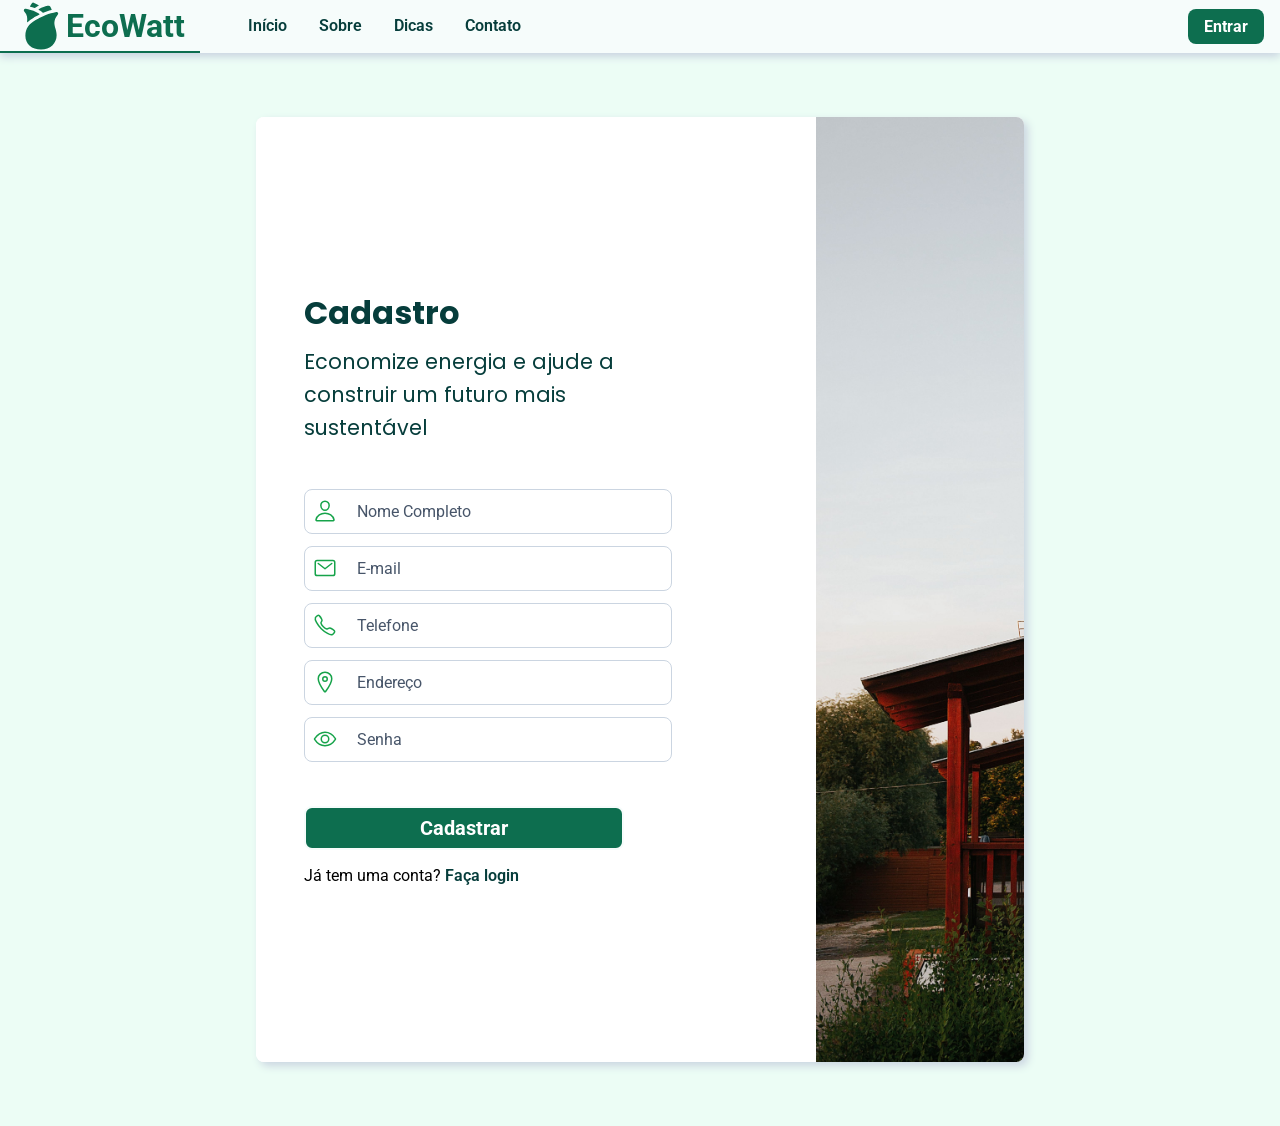
<file: index.html>
<!doctype html>
<html lang="pt-br">
  <head>
    <link rel="preconnect" href="https://fonts.googleapis.com" />
    <link rel="preconnect" href="https://fonts.gstatic.com" crossorigin />
    <meta charset="UTF-8" />
    <meta name="viewport" content="width=device-width, initial-scale=1.0" />
    <link
      href="https://fonts.googleapis.com/css2?family=Poppins:ital,wght@0,100;0,200;0,300;0,400;0,500;0,600;0,700;0,800;0,900;1,100;1,200;1,300;1,400;1,500;1,600;1,700;1,800;1,900&family=Roboto:ital,wght@0,100..900;1,100..900&display=swap"
      rel="stylesheet"
    />
    <link rel="stylesheet" href="styles/index.css" />
    <title>EcoWatt</title>
  </head>
  <body class="pagina-cadastro">
    <header>
      <div id="logo">
        <img src="assets/icons/logo.svg" alt="Logo EcoWatt" />EcoWatt
      </div>
      <div id="navContainer">
        <nav>
          <a href="pages/login.html">Início</a>
          <a href="pages/login.html">Sobre</a>
          <a href="pages/login.html">Dicas</a>
          <a href="pages/login.html">Contato</a>
          
        </nav>

        <a href="pages/login.html" id="botaoEntrar" class="botao-verde"
          >Entrar</a
        >
      </div>
    </header>

    <div id="formContainer" class="radial-05 sombra">
      <div id="formView" class="radial-05">
        <form>
          <h1>Cadastro</h1>
          <h2>
            Economize energia e ajude a construir um futuro mais sustentável
          </h2>
          <div class="campo-formulario radial-05">
            <img src="assets/icons/person-outline.svg" alt="ícone de pessoa" />
            <input
              type="text"
              name="nome"
              id="nome"
              placeholder="Nome Completo"
              required
            />
          </div>
          <div class="campo-formulario radial-05">
            <img src="assets/icons/mail-outline.svg" alt="ícone de e-mail" />
            <input
              type="email"
              name="email"
              id="email"
              placeholder="E-mail"
              required
            />
          </div>
          <div class="campo-formulario radial-05">
            <img src="assets/icons/call-outline.svg" alt="ícone de telefone" />
            <input
              type="tel"
              name="telefone"
              id="telefone"
              placeholder="Telefone"
              required
            />
          </div>
          <div class="campo-formulario radial-05">
            <img
              src="assets/icons/location-outline.svg"
              alt="ícone de localização de GPS"
            />
            <input
              type="text"
              name="endereco"
              id="endereco"
              placeholder="Endereço"
              required
            />
          </div>

          <div class="campo-formulario radial-05">
            <img
              src="assets/icons/eye-outline.svg"
              alt="ícone de visualização de senha"
            />
            <input
              type="password"
              name="senha"
              id="senha"
              placeholder="Senha"
              required
            />
          </div>
          <div id="botoesCadastroContainer">
            <a href="pages/login.html" class="botao-verde" id="botaoCadastrar"
              >Cadastrar</a
            >
            <span
              >Já tem uma conta? <a href="pages/login.html">Faça login</a></span
            >
          </div>
        </form>
        <img
          src="assets/figs/casa-energia-solar.jpg"
          alt="casa com placa solhar no telhado"
          id="formViewImg"
        />
      </div>
    </div>
  </body>
</html>
</file>
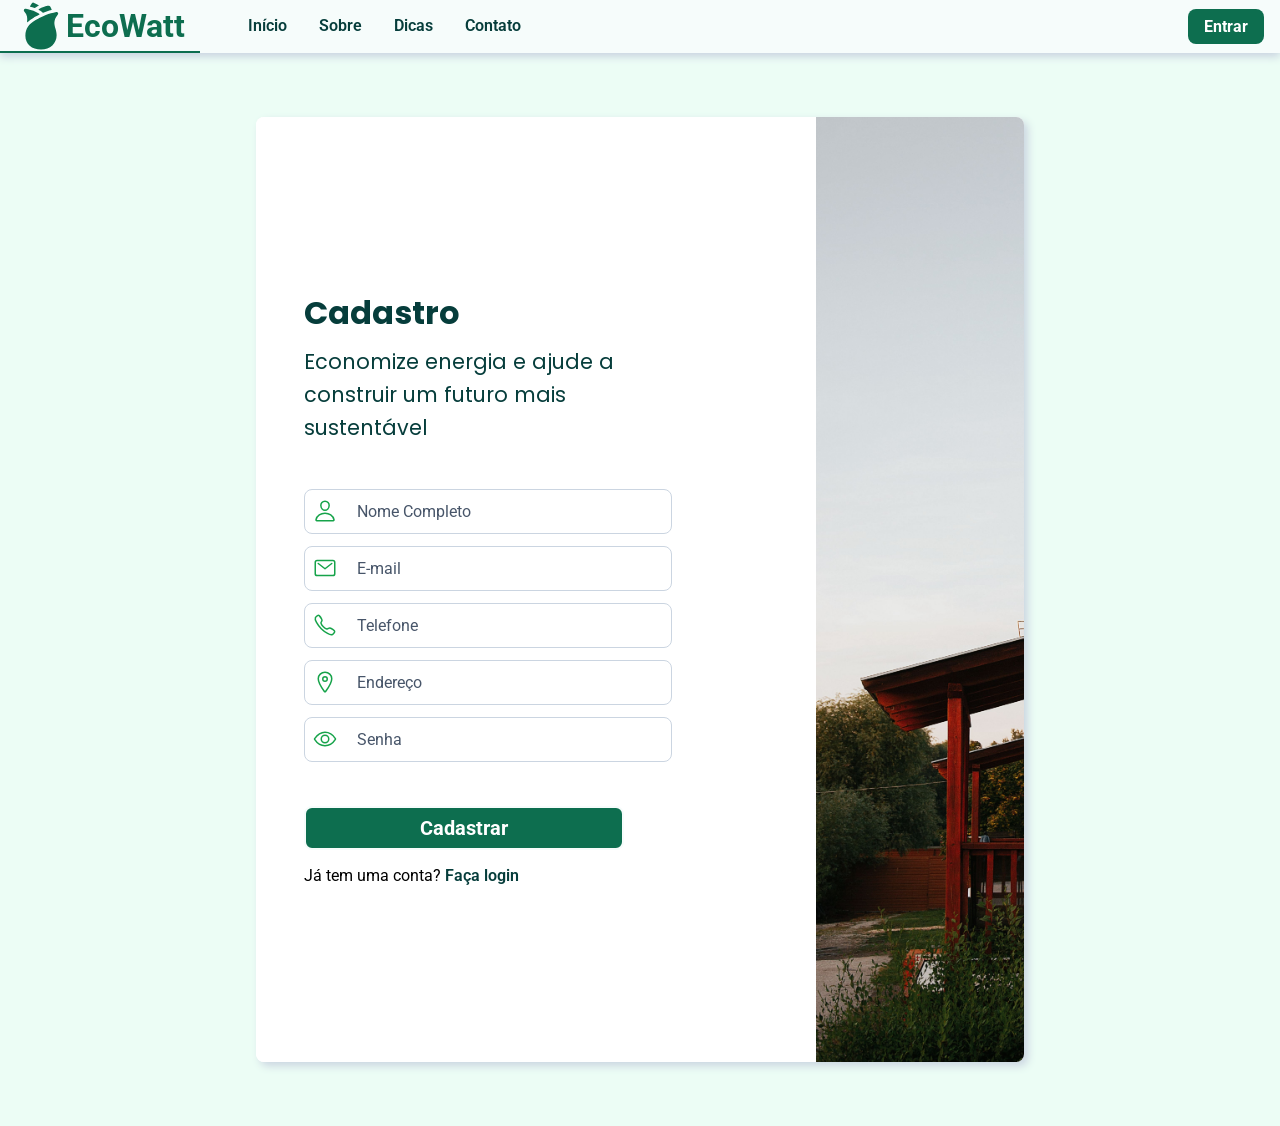
<file: pages/index.html>
<!doctype html>
<html lang="pt-br">
  <head>
    <link rel="preconnect" href="https://fonts.googleapis.com" />
    <link rel="preconnect" href="https://fonts.gstatic.com" crossorigin />
    <meta charset="UTF-8" />
    <meta name="viewport" content="width=device-width, initial-scale=1.0" />
    <link
      href="https://fonts.googleapis.com/css2?family=Poppins:ital,wght@0,100;0,200;0,300;0,400;0,500;0,600;0,700;0,800;0,900;1,100;1,200;1,300;1,400;1,500;1,600;1,700;1,800;1,900&family=Roboto:ital,wght@0,100..900;1,100..900&display=swap"
      rel="stylesheet"
    />
    <link rel="stylesheet" href="../styles/index.css" />
    <title>EcoWatt</title>
  </head>
  <body class="pagina-cadastro">
    <header>
      <div id="logo">
        <img src="../assets/icons/logo.svg" alt="Logo EcoWatt" />EcoWatt
      </div>
      <div id="navContainer">
        <nav>
          <a href="login.html">Início</a>
          <a href="login.html">Sobre</a>
          <a href="login.html">Dicas</a>
          <a href="login.html">Contato</a>
        </nav>

        <a href="login.html" id="botaoEntrar" class="botao-verde">Entrar</a>
      </div>
    </header>

    <div id="formContainer" class="radial-05 sombra">
      <div id="formView" class="radial-05">
        <form>
          <h1>Cadastro</h1>
          <h2>
            Economize energia e ajude a construir um futuro mais sustentável
          </h2>
          <div class="campo-formulario radial-05">
            <img
              src="../assets/icons/person-outline.svg"
              alt="ícone de pessoa"
            />
            <input
              type="text"
              name="nome"
              id="nome"
              placeholder="Nome Completo"
              required
            />
          </div>
          <div class="campo-formulario radial-05">
            <img src="../assets/icons/mail-outline.svg" alt="ícone de e-mail" />
            <input
              type="email"
              name="email"
              id="email"
              placeholder="E-mail"
              required
            />
          </div>
          <div class="campo-formulario radial-05">
            <img
              src="../assets/icons/call-outline.svg"
              alt="ícone de telefone"
            />
            <input
              type="tel"
              name="telefone"
              id="telefone"
              placeholder="Telefone"
              required
            />
          </div>
          <div class="campo-formulario radial-05">
            <img
              src="../assets/icons/location-outline.svg"
              alt="ícone de localização de GPS"
            />
            <input
              type="text"
              name="endereco"
              id="endereco"
              placeholder="Endereço"
              required
            />
          </div>

          <div class="campo-formulario radial-05">
            <img
              src="../assets/icons/eye-outline.svg"
              alt="ícone de visualização de senha"
            />
            <input
              type="password"
              name="senha"
              id="senha"
              placeholder="Senha"
              required
            />
          </div>
          <div id="botoesCadastroContainer">
            <a href="login.html" class="botao-verde" id="botaoCadastrar"
              >Cadastrar</a
            >
            <span>Já tem uma conta? <a href="login.html">Faça login</a></span>
          </div>
        </form>
        <img
          src="../assets/figs/casa-energia-solar.jpg"
          alt="casa com placa solhar no telhado"
          id="formViewImg"
        />
      </div>
    </div>
  </body>
</html>
</file>
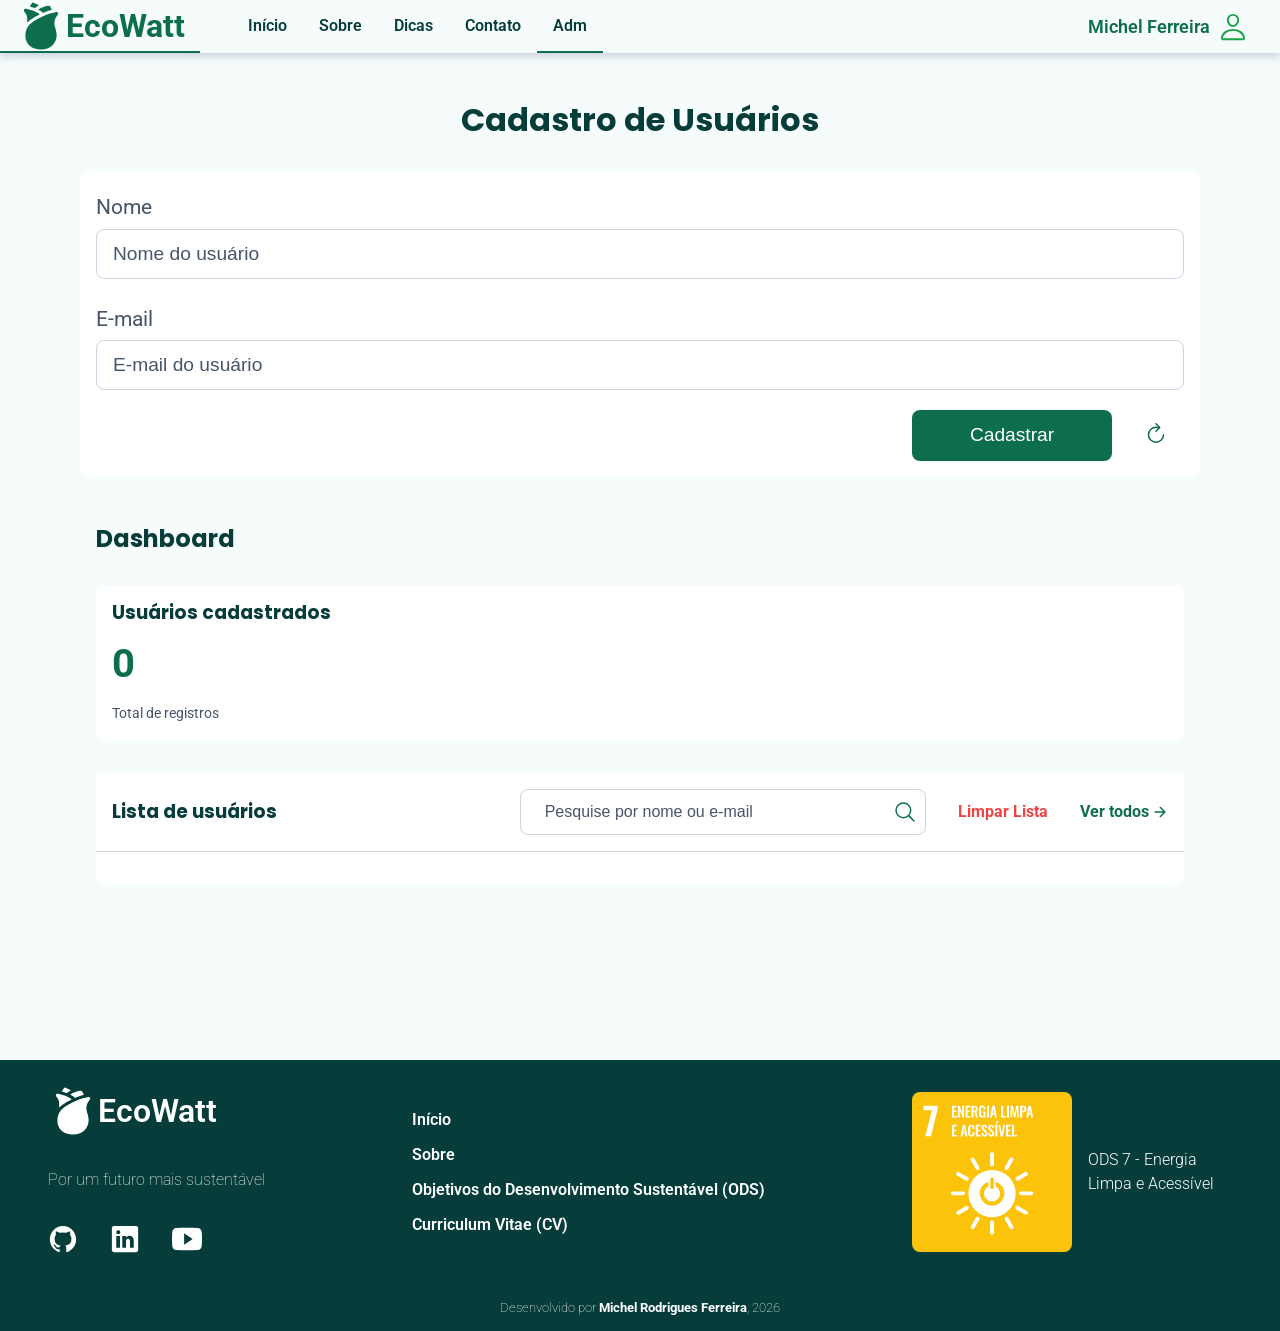
<file: pages/adm.html>
<!doctype html>
<html lang="pt-br">
  <head>
    <link rel="preconnect" href="https://fonts.googleapis.com" />
    <link rel="preconnect" href="https://fonts.gstatic.com" crossorigin />
    <meta charset="UTF-8" />
    <meta name="viewport" content="width=device-width, initial-scale=1.0" />
    <link rel="stylesheet" href="../styles/index.css" />
    <link
      href="https://fonts.googleapis.com/css2?family=Poppins:ital,wght@0,100;0,200;0,300;0,400;0,500;0,600;0,700;0,800;0,900;1,100;1,200;1,300;1,400;1,500;1,600;1,700;1,800;1,900&family=Roboto:ital,wght@0,100..900;1,100..900&display=swap"
      rel="stylesheet"
    />
    <link
      rel="stylesheet"
      href="https://fonts.googleapis.com/css2?family=Material+Symbols+Outlined:opsz,wght,FILL,GRAD@20..48,100..700,0..1,-50..200&icon_names=admin_panel_settings"
    />

    <title>adm</title>
  </head>
  <body>
    <header>
      <div id="logo">
        <img src="../assets/icons/logo.svg" alt="Logo EcoWatt" />EcoWatt
      </div>
      <div id="navContainer">
        <nav>
          <a href="login.html">Início</a>
          <a href="login.html">Sobre</a>
          <a href="login.html">Dicas</a>
          <a href="login.html">Contato</a>
          <a href="adm.html" class="selecionado">Adm</a>
        </nav>

        <a href="painel-usuario.html" id="botaoPainel"
          >Michel Ferreira<img
            src="../assets/icons/person-outline.svg"
            alt="ícone de usuário"
          />
        </a>
      </div>
    </header>
    <main>
      <h1>Cadastro de Usuários</h1>

      <form>
        <div class="input-container">
          <label for="userName">Nome</label>
          <input
            type="text"
            id="userName"
            placeholder="Nome do usuário"
            required
          />
        </div>

        <div class="input-container">
          <label for="userEmail">E-mail</label>
          <input
            type="email"
            id="userEmail"
            placeholder="E-mail do usuário"
            required
          />
        </div>

        <div id="buttons_container">
          <input type="submit" value="Cadastrar" id="rgstr_btn" />
          <button id="clear_input_btn" type="button">
            <img
              src="../assets/adm_icons/refresh.svg"
              alt="botão de atualizar"
            />
          </button>
        </div>
      </form>

      <div id="dashboard">
        <h2>Dashboard</h2>
        <div id="dashboard_info">
          <h3>Usuários cadastrados</h3>
          <div id="users_sum"></div>
          <p>Total de registros</p>
        </div>

        <div id="list_header">
          <h3>Lista de usuários</h3>
          <div id="list_nav">
            <span id="search_field">
              <input
                type="text"
                id="search_input"
                placeholder="Pesquise por nome ou e-mail"
              />
              <img
                src="../assets/adm_icons/search-outline.svg"
                alt="ícone de pesquisa"
                id="search_btn"
              />
            </span>

            <span id="remove_all_btn">Limpar Lista</span>

            <span id="search_all_btn"
              >Ver todos
              <img
                src="../assets/adm_icons/arrow-forward.svg"
                alt="ícone de seta para a direita"
            /></span>
          </div>
        </div>

        <ul id="users_list"></ul>
      </div>
    </main>

    <footer>
      <div id="footerContainer">
        <div id="redesSociais">
          <div id="logoFooter">
            <img
              src="../assets/icons/logo-branca.svg"
              alt="Logo EcoWatt"
              id="imgLogoFooter"
            />EcoWatt
          </div>
          <p>Por um futuro mais sustentável</p>
          <div id="redesSociaisIcones">
            <a href="https://github.com/monwire" target="_blank"
              ><img
                src="../assets/icons/logo-github.svg"
                alt="Ícone do GitHub"
                class="icone-rede-social"
            /></a>
            <a
              href="https://www.linkedin.com/in/michel-rodrigues-ferreira-ab06b2360/"
              target="_blank"
              ><img
                src="../assets/icons/logo-linkedin.svg"
                alt="Ícone do Linkedin"
                class="icone-rede-social"
            /></a>
            <a
              href="https://www.youtube.com/@MichelFerreira-o5y"
              target="_blank"
              ><img
                src="../assets/icons/logo-youtube.svg"
                alt="Ícone do YouTube"
                class="icone-rede-social"
            /></a>
          </div>
        </div>
        <div id="linksFooter">
          <ul>
            <li><a href="principal.html">Início</a></li>
            <li><a href="sobre.html">Sobre</a></li>
            <li>
              <a href="https://brasil.un.org/pt-br/sdgs" target="_blank"
                >Objetivos do Desenvolvimento Sustentável (ODS)</a
              >
            </li>
            <li>
              <a
                href="https://monwire.github.io/curriculum-vitae/"
                target="_blank"
                >Curriculum Vitae (CV)</a
              >
            </li>
          </ul>
        </div>
        <div id="ods">
          <img src="../assets/figs/ods-7.svg" alt="ODS7" class="radial-05" />
          <p>ODS 7 - Energia Limpa e Acessível</p>
        </div>
      </div>

      <span
        >Desenvolvido por <strong>Michel Rodrigues Ferreira</strong>, 2026</span
      >
    </footer>
    <script src="../script.js"></script>
  </body>
</html>
</file>
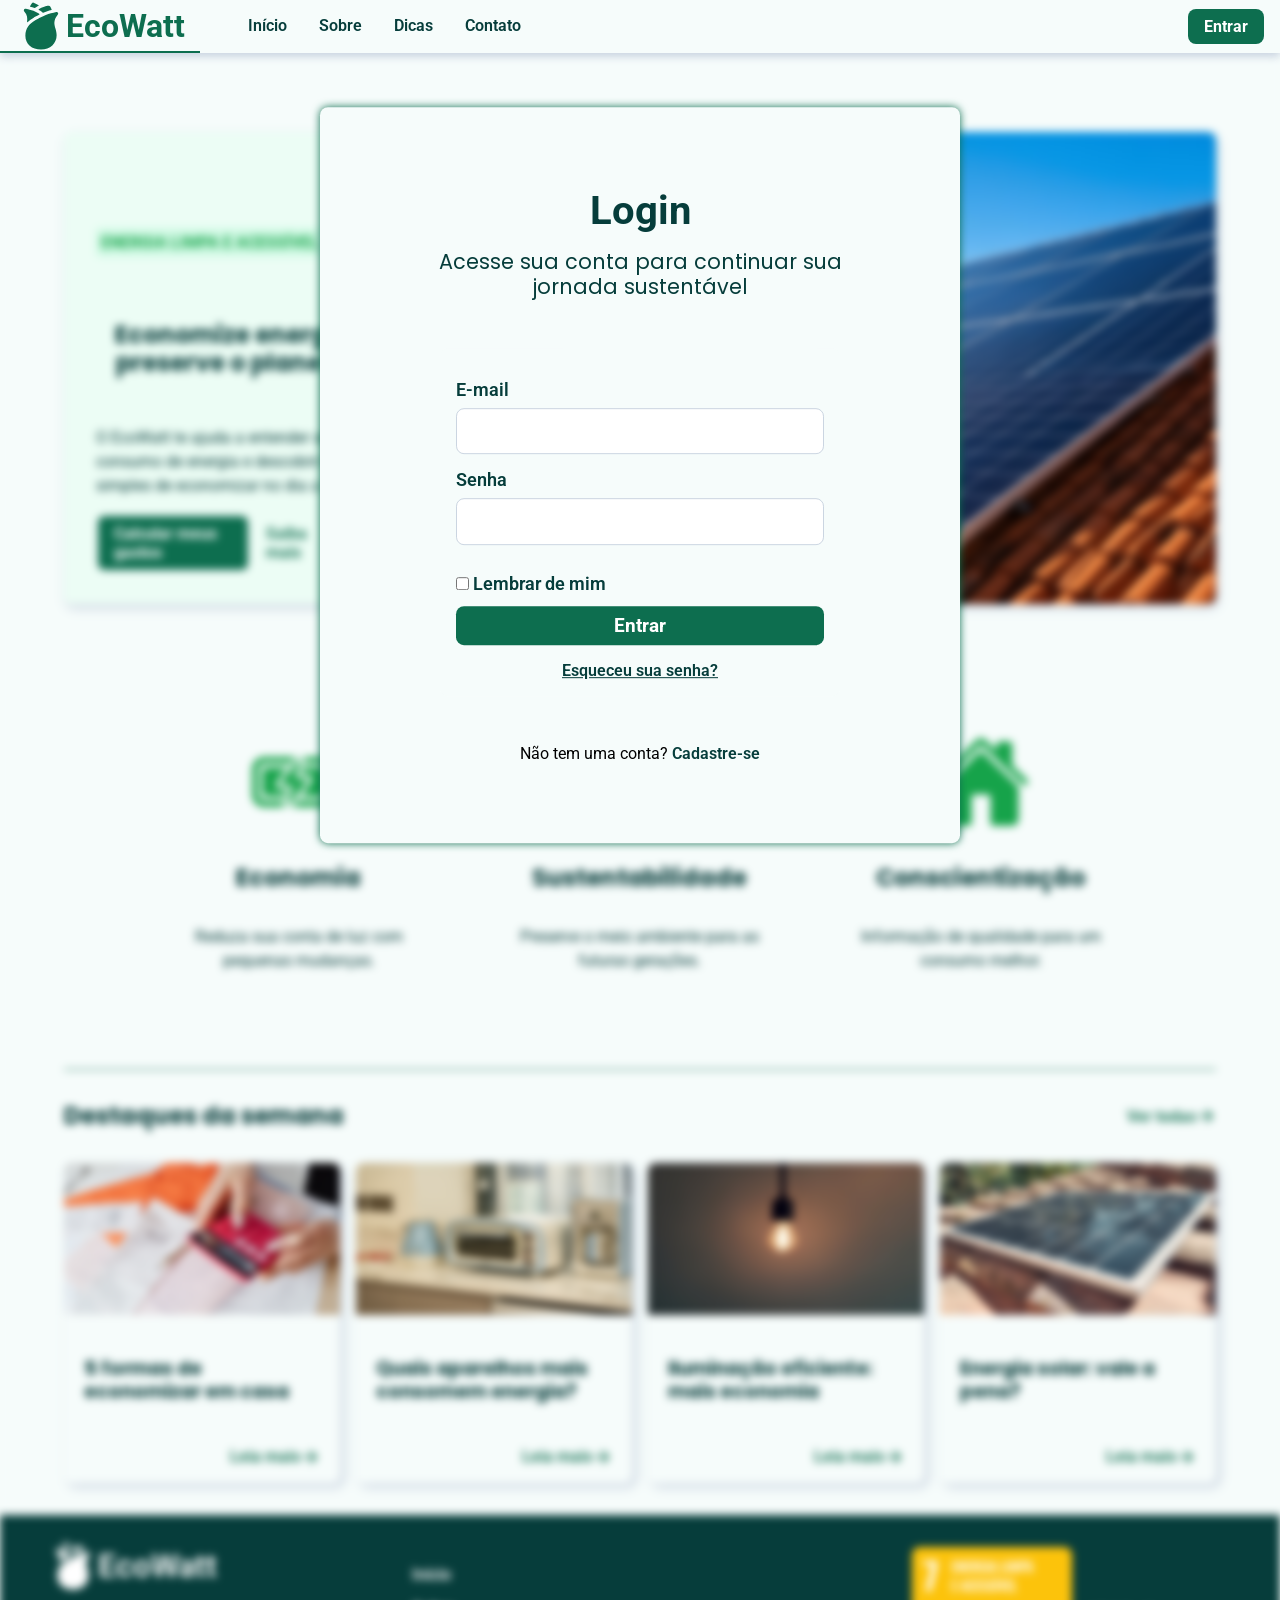
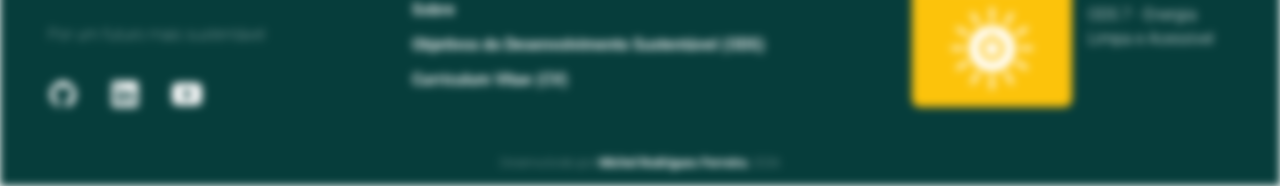
<file: pages/login.html>
<!doctype html>
<html lang="pt-br">
  <head>
    <link rel="preconnect" href="https://fonts.googleapis.com" />
    <link rel="preconnect" href="https://fonts.gstatic.com" crossorigin />
    <meta charset="UTF-8" />
    <meta name="viewport" content="width=device-width, initial-scale=1.0" />
    <link
      href="https://fonts.googleapis.com/css2?family=Poppins:ital,wght@0,100;0,200;0,300;0,400;0,500;0,600;0,700;0,800;0,900;1,100;1,200;1,300;1,400;1,500;1,600;1,700;1,800;1,900&family=Roboto:ital,wght@0,100..900;1,100..900&display=swap"
      rel="stylesheet"
    />
    <link rel="stylesheet" href="../styles/index.css" />
    <title>EcoWatt</title>
  </head>
  <body class="pagina-login">
    <header>
      <div id="logo">
        <img src="../assets/icons/logo.svg" alt="Logo EcoWatt" />EcoWatt
      </div>
      <div id="navContainer">
        <nav>
          <a href="../index.html">Início</a>
          <a href="login.html">Sobre</a>
          <a href="login.html">Dicas</a>
          <a href="login.html">Contato</a>
        </nav>

        <a href="login.html" id="botaoEntrar" class="botao-verde">Entrar</a>
      </div>
    </header>

    <div id="loginContainer" class="radial-05">
      <div id="tituloContainer">
        <div id="loginTitulo">Login</div>
        <h2>Acesse sua conta para continuar sua jornada sustentável</h2>
      </div>

      <form id="formLogin">
        <label for="emailUsuario">E-mail</label>
        <input
          type="email"
          name="emailUsuario"
          id="emailUsuario"
          class="radial-05"
        />
        <label for="senhaUsuario">Senha</label>
        <input
          type="password"
          name="senhaUsuario"
          id="senhaUsuario"
          class="radial-05"
        />
        <div id="lembrarUsuario">
          <input
            type="checkbox"
            name="lembrar"
            id="lembrar"
            class="radial-05"
          />
          <label for="lembrar">Lembrar de mim</label>
        </div>

        <div id="loginBtnContainer">
          <a href="principal.html" id="botaoLogin" class="botao-verde"
            >Entrar</a
          >
          <a href="recuperar-senha.html">Esqueceu sua senha?</a>
        </div>
      </form>

      <span class="direcionar-cadastro"
        >Não tem uma conta? <a href="../index.html">Cadastre-se</a></span
      >
    </div>

    <div id="principalOpaca">
      <main>
        <section id="hero" class="margin-inline-4 radial-05">
          <div id="heroTexto">
            <div class="caixa-titulo">ENERGIA LIMPA E ACESSÍVEL</div>
            <h1>Economize energia, preserve o planeta!</h1>
            <p>
              O EcoWatt te ajuda a entender seu consumo de energia e descobrir
              formas simples de economizar no dia a dia.
            </p>
            <div id="heroBotoes">
              <a href="#" id="botaoComecar" class="botao-verde"
                >Calcular meus gastos</a
              >
              <a href="#"
                >Saiba mais
                <img
                  src="../assets/icons/arrow-forward.svg"
                  alt="ícone de seta para a direita"
                  class="icone-botao"
              /></a>
            </div>
          </div>
          <div id="heroImg">
            <img
              src="../assets/figs/placa-solar.jpg"
              alt="casa com placa solar no telhado"
            />
          </div>
        </section>

        <section id="dicas" class="margin-inline-4">
          <div class="card radial-05">
            <img
              src="../assets/icons/battery-charging.svg"
              alt="ícone de bateria com carga cheia"
            />
            <h2>Economia</h2>
            <p>Reduza sua conta de luz com pequenas mudanças.</p>
          </div>
          <div class="card radial-05">
            <img src="../assets/icons/leaf.svg" alt="ícone de folha" />
            <h2>Sustentabilidade</h2>
            <p>Preserve o meio ambiente para as futuras gerações.</p>
          </div>
          <div class="card radial-05">
            <img src="../assets/icons/home.svg" alt="ícone de casa" />
            <h2>Conscientização</h2>
            <p>Informação de qualidade para um consumo melhor.</p>
          </div>
        </section>

        <section id="destaques" class="margin-inline-4">
          <div id="destaquesHeader">
            <h2>Destaques da semana</h2>
            <a href="#"
              >Ver todas
              <img
                src="../assets/icons/arrow-forward.svg"
                alt="ícone de seta para a direita"
                class="icone-botao"
            /></a>
          </div>
          <div id="grid-destaques">
            <div class="card-destaque radial-05 sombra">
              <img
                src="../assets/figs/analisando-as-contas.jpg"
                alt="imagem de pessoa segurando um calculadora e analisando contas"
                class="img-destaque"
              />
              <h3>5 formas de economizar em casa</h3>
              <a href="#"
                >Leia mais
                <img
                  src="../assets/icons/arrow-forward.svg"
                  alt="ícone de seta para a direita"
                  class="icone-botao"
              /></a>
            </div>

            <div class="card-destaque radial-05 sombra">
              <img
                src="../assets/figs/eletrodomesticos.jpg"
                alt="eletrodomésticos em cima de uma pia de cozinha"
                class="img-destaque"
              />
              <h3>Quais aparelhos mais consomem energia?</h3>
              <a href="#"
                >Leia mais
                <img
                  src="../assets/icons/arrow-forward.svg"
                  alt="ícone de seta para a direita"
                  class="icone-botao"
              /></a>
            </div>

            <div class="card-destaque radial-05 sombra">
              <img
                src="../assets/figs/luminaria.jpg"
                alt="luminária acesa"
                class="img-destaque"
              />
              <h3>Iluminação eficiente: mais economia</h3>
              <a href="#"
                >Leia mais
                <img
                  src="../assets/icons/arrow-forward.svg"
                  alt="ícone de seta para a direita"
                  class="icone-botao"
              /></a>
            </div>

            <div class="card-destaque radial-05 sombra">
              <img
                src="../assets/figs/placa-solar-casa.jpg"
                alt="telhado de uma casa com placa solar"
                class="img-destaque"
              />
              <h3>Energia solar: vale a pena?</h3>
              <a href="#"
                >Leia mais
                <img
                  src="../assets/icons/arrow-forward.svg"
                  alt="ícone de seta para a direita"
                  class="icone-botao"
              /></a>
            </div>
          </div>
        </section>
      </main>

      <footer>
        <div id="footerContainer">
          <div id="redesSociais">
            <div id="logoFooter">
              <img
                src="../assets/icons/logo-branca.svg"
                alt="Logo EcoWatt"
                id="imgLogoFooter"
              />EcoWatt
            </div>
            <p>Por um futuro mais sustentável</p>
            <div id="redesSociaisIcones">
              <a href="#"
                ><img
                  src="../assets/icons/logo-github.svg"
                  alt="Ícone do GitHub"
                  class="icone-rede-social"
              /></a>
              <a href="#"
                ><img
                  src="../assets/icons/logo-linkedin.svg"
                  alt="Ícone do Linkedin"
                  class="icone-rede-social"
              /></a>
              <a href="#"
                ><img
                  src="../assets/icons/logo-youtube.svg"
                  alt="Ícone do YouTube"
                  class="icone-rede-social"
              /></a>
            </div>
          </div>
          <div id="linksFooter">
            <ul>
              <li><a href="#">Início</a></li>
              <li><a href="#">Sobre</a></li>
              <li>
                <a href="#">Objetivos do Desenvolvimento Sustentável (ODS)</a>
              </li>
              <li><a href="#">Curriculum Vitae (CV)</a></li>
            </ul>
          </div>
          <div id="ods">
            <img src="../assets/figs/ods-7.svg" alt="ODS7" class="radial-05" />
            <p>ODS 7 - Energia Limpa e Acessível</p>
          </div>
        </div>

        <span
          >Desenvolvido por <strong>Michel Rodrigues Ferreira</strong>,
          2026</span
        >
      </footer>
    </div>
  </body>
</html>
</file>
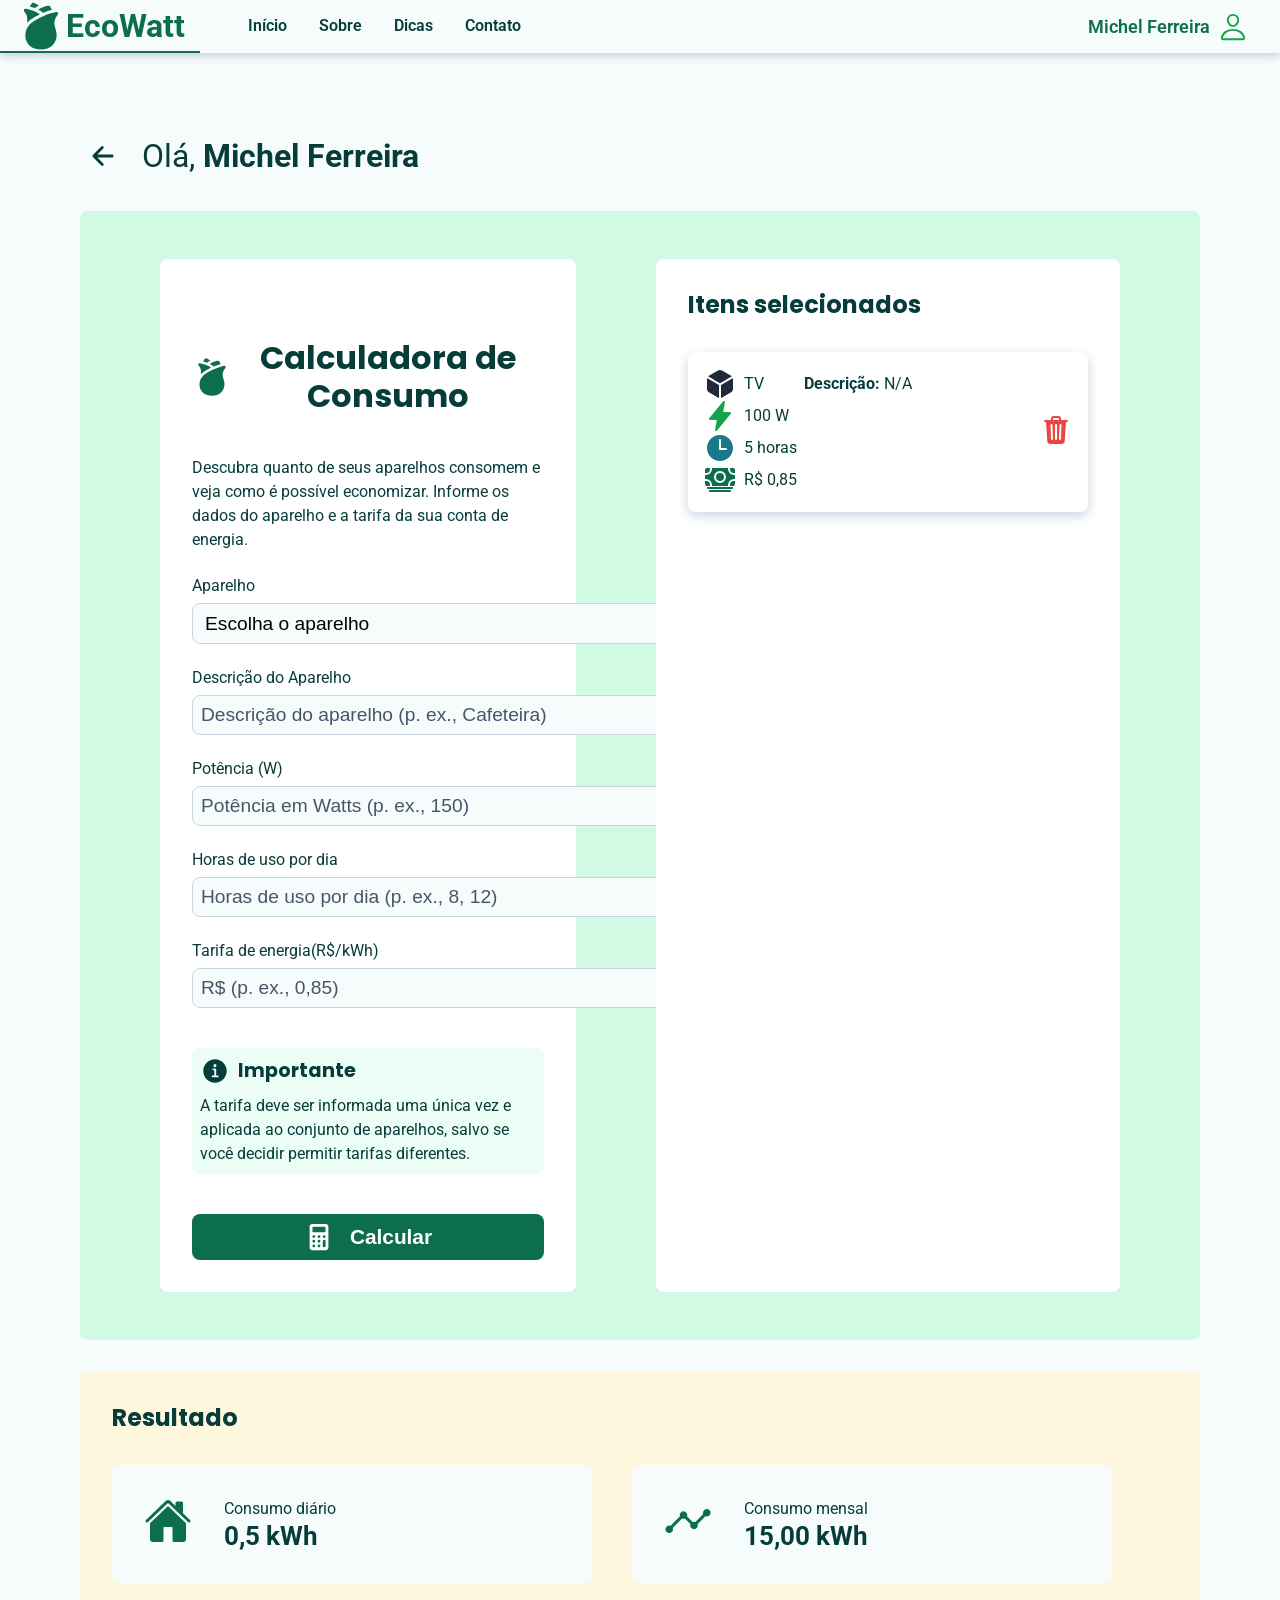
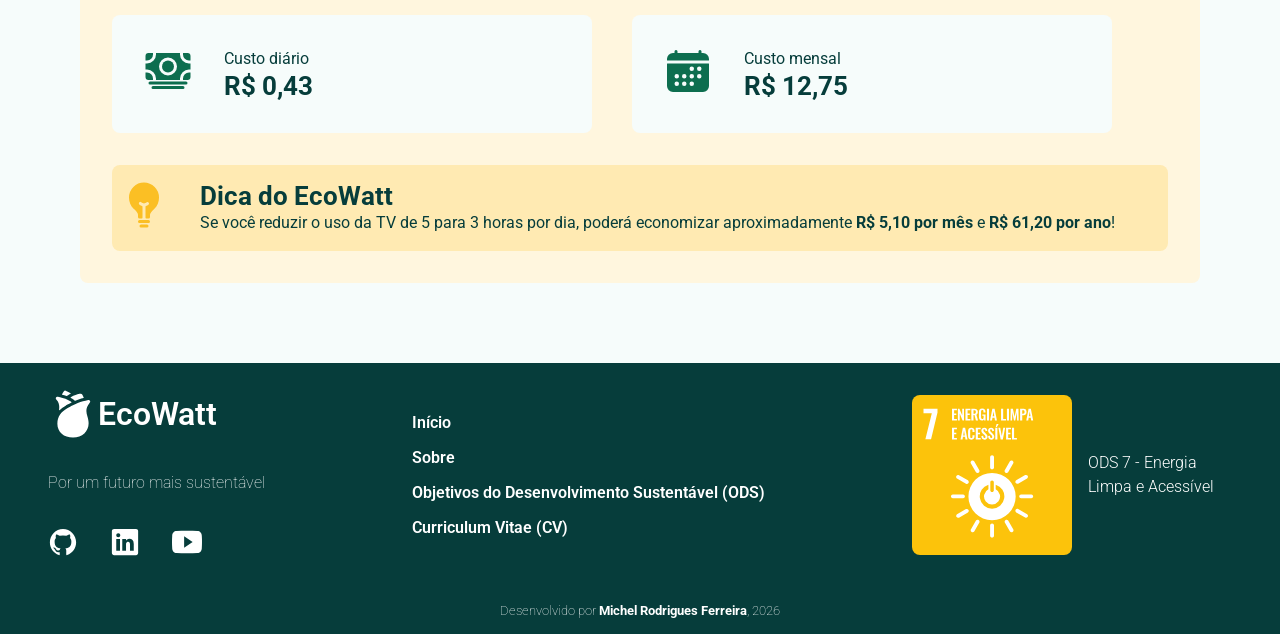
<file: pages/painel-usuario.html>
<!doctype html>
<html lang="pt-br">
  <head>
    <link rel="preconnect" href="https://fonts.googleapis.com" />
    <link rel="preconnect" href="https://fonts.gstatic.com" crossorigin />
    <meta charset="UTF-8" />
    <meta name="viewport" content="width=device-width, initial-scale=1.0" />
    <link
      href="https://fonts.googleapis.com/css2?family=Poppins:ital,wght@0,100;0,200;0,300;0,400;0,500;0,600;0,700;0,800;0,900;1,100;1,200;1,300;1,400;1,500;1,600;1,700;1,800;1,900&family=Roboto:ital,wght@0,100..900;1,100..900&display=swap"
      rel="stylesheet"
    />
    <link rel="stylesheet" href="../styles/index.css" />
    <title>EcoWatt</title>
  </head>
  <body class="pagina-painel">
    <header>
      <div id="logo">
        <img src="../assets/icons/logo.svg" alt="Logo EcoWatt" />EcoWatt
      </div>
      <div id="navContainer">
        <nav>
          <a href="principal.html">Início</a>
          <a href="sobre.html">Sobre</a>
          <a href="#dicas">Dicas</a>
          <a href="#redesSociais">Contato</a>
        </nav>

        <a href="painel-usuario.html" id="botaoPainel"
          >Michel Ferreira<img
            src="../assets/icons/person-outline.svg"
            alt="ícone de usuário"
          />
        </a>
      </div>
    </header>
    <main id="painelUsuario">
      <div id="cabecalhoPainel">
        <a href="principal.html"
          ><img
            src="../assets/icons/arrow-back.svg"
            alt="Ícone de seta para voltar" /></a
        ><span>Olá, <strong>Michel Ferreira</strong></span>
      </div>

      <div id="calculadoraDisplay" class="radial-05">
        <form id="formCalculadora">
          <h1>
            <img src="../assets/icons/logo.svg" alt="Logo EcoWatt" />Calculadora
            de Consumo
          </h1>
          <p>
            Descubra quanto de seus aparelhos consomem e veja como é possível
            economizar. Informe os dados do aparelho e a tarifa da sua conta de
            energia.
          </p>

          <label for="aparelho">Aparelho</label>
          <select name="aparelho" id="aparelho" required>
            <option value="" disabled selected>Escolha o aparelho</option>
            <option value="geladeira">Geladeira</option>
            <option value="microondas">Micro-ondas</option>
            <option value="tv">TV</option>
            <option value="computador">Computador</option>
            <option value="arcondicionado">Ar Condicionado</option>
            <option value="fogao">Chuveiro</option>
            <option value="aspirador">Aspirador de Pó</option>
            <option value="outro">Outro</option>
          </select>

          <label for="descricao">Descrição do Aparelho</label>
          <input
            type="text"
            name="descricao"
            id="descricao"
            placeholder="Descrição do aparelho (p. ex., Cafeteira)"
          />

          <label for="potencia">Potência (W)</label>
          <input
            type="number"
            name="potencia"
            id="potencia"
            required
            placeholder="Potência em Watts (p. ex., 150)"
          />

          <label for="horasUso">Horas de uso por dia</label>
          <input
            type="number"
            name="horasUso"
            id="horasUso"
            required
            placeholder="Horas de uso por dia (p. ex., 8, 12)"
          />

          <label for="tarifaUso">Tarifa de energia(R$/kWh)</label>
          <input
            type="text"
            name="tarifaUso"
            id="tarifaUso"
            required
            placeholder="R$ (p. ex., 0,85)"
          />

          <div class="aviso radial-05">
            <h2>
              <img
                src="../assets/icons/information-circle.svg"
                alt="ícone de informação"
              />
              Importante
            </h2>
            <p>
              A tarifa deve ser informada uma única vez e aplicada ao conjunto
              de aparelhos, salvo se você decidir permitir tarifas diferentes.
            </p>
          </div>

          <button id="botaoCalcular" class="botao-verde">
            <img
              src="../assets/icons/calculator-white.svg"
              alt="ícone de calculadora"
              class="icone-botao"
            />
            Calcular
          </button>
        </form>
        <div id="itens" class="radial-05">
          <h2>Itens selecionados</h2>
          <ul id="listaItens">
            <li class="item-aparelho">
              <div class="caracteristicas">
                <div class="nome-aparelho">
                  <img src="../assets/icons/cube.svg" alt="ícone de cubo" />
                  <span>TV</span>
                  <p><strong>Descrição: </strong> N/A</p>
                </div>
                <div class="potencia-aparelho">
                  <img src="../assets/icons/flash.svg" alt="ícone de raio" />
                  <span>100 W</span>
                </div>

                <div class="horas-uso">
                  <img src="../assets/icons/time.svg" alt="ícone de relógio" />
                  <span>5 horas</span>
                </div>

                <div class="tarifa-uso">
                  <img src="../assets/icons/cash.svg" alt="ícone de dinheiro" />
                  <span>R$ 0,85</span>
                </div>
              </div>

              <div class="acoes">
                <img src="../assets/icons/trash.svg" alt="ícone de lixeira" />
              </div>
            </li>
          </ul>
        </div>
      </div>

      <div id="resultado" class="radial-05">
        <h2>Resultado</h2>

        <div class="grid-resultado">
          <div class="consumo-diario-estimado card-resultado radial-05">
            <div class="icone-res">
              <img src="../assets/icons/home-darker.svg" alt="ícone de casa" />
            </div>
            <div class="texto-res">
              <p>Consumo diário</p>
              <span class="valor-res">0,5 kWh</span>
            </div>
          </div>

          <div class="consumo-mensal-estimado card-resultado radial-05">
            <div class="icone-res">
              <img src="../assets/icons/analytics.svg" alt="ícone de gráfico" />
            </div>
            <div class="texto-res">
              <p>Consumo mensal</p>
              <span class="valor-res">15,00 kWh</span>
            </div>
          </div>

          <div class="custo-diario-estimado card-resultado radial-05">
            <div class="icone-res">
              <img src="../assets/icons/cash.svg" alt="ícone de dinheiro" />
            </div>
            <div class="texto-res">
              <p>Custo diário</p>
              <span class="valor-res">R$ 0,43</span>
            </div>
          </div>

          <div class="custo-mensal-estimado card-resultado radial-05">
            <div class="icone-res">
              <img src="../assets/icons/calendar.svg" alt="" />
            </div>
            <div class="texto-res">
              <p>Custo mensal</p>
              <span class="valor-res">R$ 12,75</span>
            </div>
          </div>
        </div>

        <div id="dica" class="radial-05">
          <div class="icone-res">
            <img src="../assets/icons/bulb.svg" alt="ícone de lâmpada" />
          </div>

          <div class="texto-dica-resultado">
            <span class="titulo-dica-resultado">Dica do EcoWatt</span>
            <p>
              Se você reduzir o uso da TV de 5 para 3 horas por dia, poderá
              economizar aproximadamente
              <span class="economia">R$ 5,10 por mês</span> e
              <span class="economia">R$ 61,20 por ano</span>!
            </p>
          </div>
        </div>
      </div>
    </main>

    <footer>
      <div id="footerContainer">
        <div id="redesSociais">
          <div id="logoFooter">
            <img
              src="../assets/icons/logo-branca.svg"
              alt="Logo EcoWatt"
              id="imgLogoFooter"
            />EcoWatt
          </div>
          <p>Por um futuro mais sustentável</p>
          <div id="redesSociaisIcones">
            <a href="https://github.com/monwire" target="_blank"
              ><img
                src="../assets/icons/logo-github.svg"
                alt="Ícone do GitHub"
                class="icone-rede-social"
            /></a>
            <a
              href="https://www.linkedin.com/in/michel-rodrigues-ferreira-ab06b2360/"
              target="_blank"
              ><img
                src="../assets/icons/logo-linkedin.svg"
                alt="Ícone do Linkedin"
                class="icone-rede-social"
            /></a>
            <a
              href="https://www.youtube.com/@MichelFerreira-o5y"
              target="_blank"
              ><img
                src="../assets/icons/logo-youtube.svg"
                alt="Ícone do YouTube"
                class="icone-rede-social"
            /></a>
          </div>
        </div>
        <div id="linksFooter">
          <ul>
            <li><a href="principal.html">Início</a></li>
            <li><a href="sobre.html">Sobre</a></li>
            <li>
              <a href="https://brasil.un.org/pt-br/sdgs" target="_blank"
                >Objetivos do Desenvolvimento Sustentável (ODS)</a
              >
            </li>
            <li>
              <a
                href="https://monwire.github.io/curriculum-vitae/"
                target="_blank"
                >Curriculum Vitae (CV)</a
              >
            </li>
          </ul>
        </div>
        <div id="ods">
          <img src="../assets/figs/ods-7.svg" alt="ODS7" class="radial-05" />
          <p>ODS 7 - Energia Limpa e Acessível</p>
        </div>
      </div>

      <span
        >Desenvolvido por <strong>Michel Rodrigues Ferreira</strong>, 2026</span
      >
    </footer>
  </body>
</html>
</file>
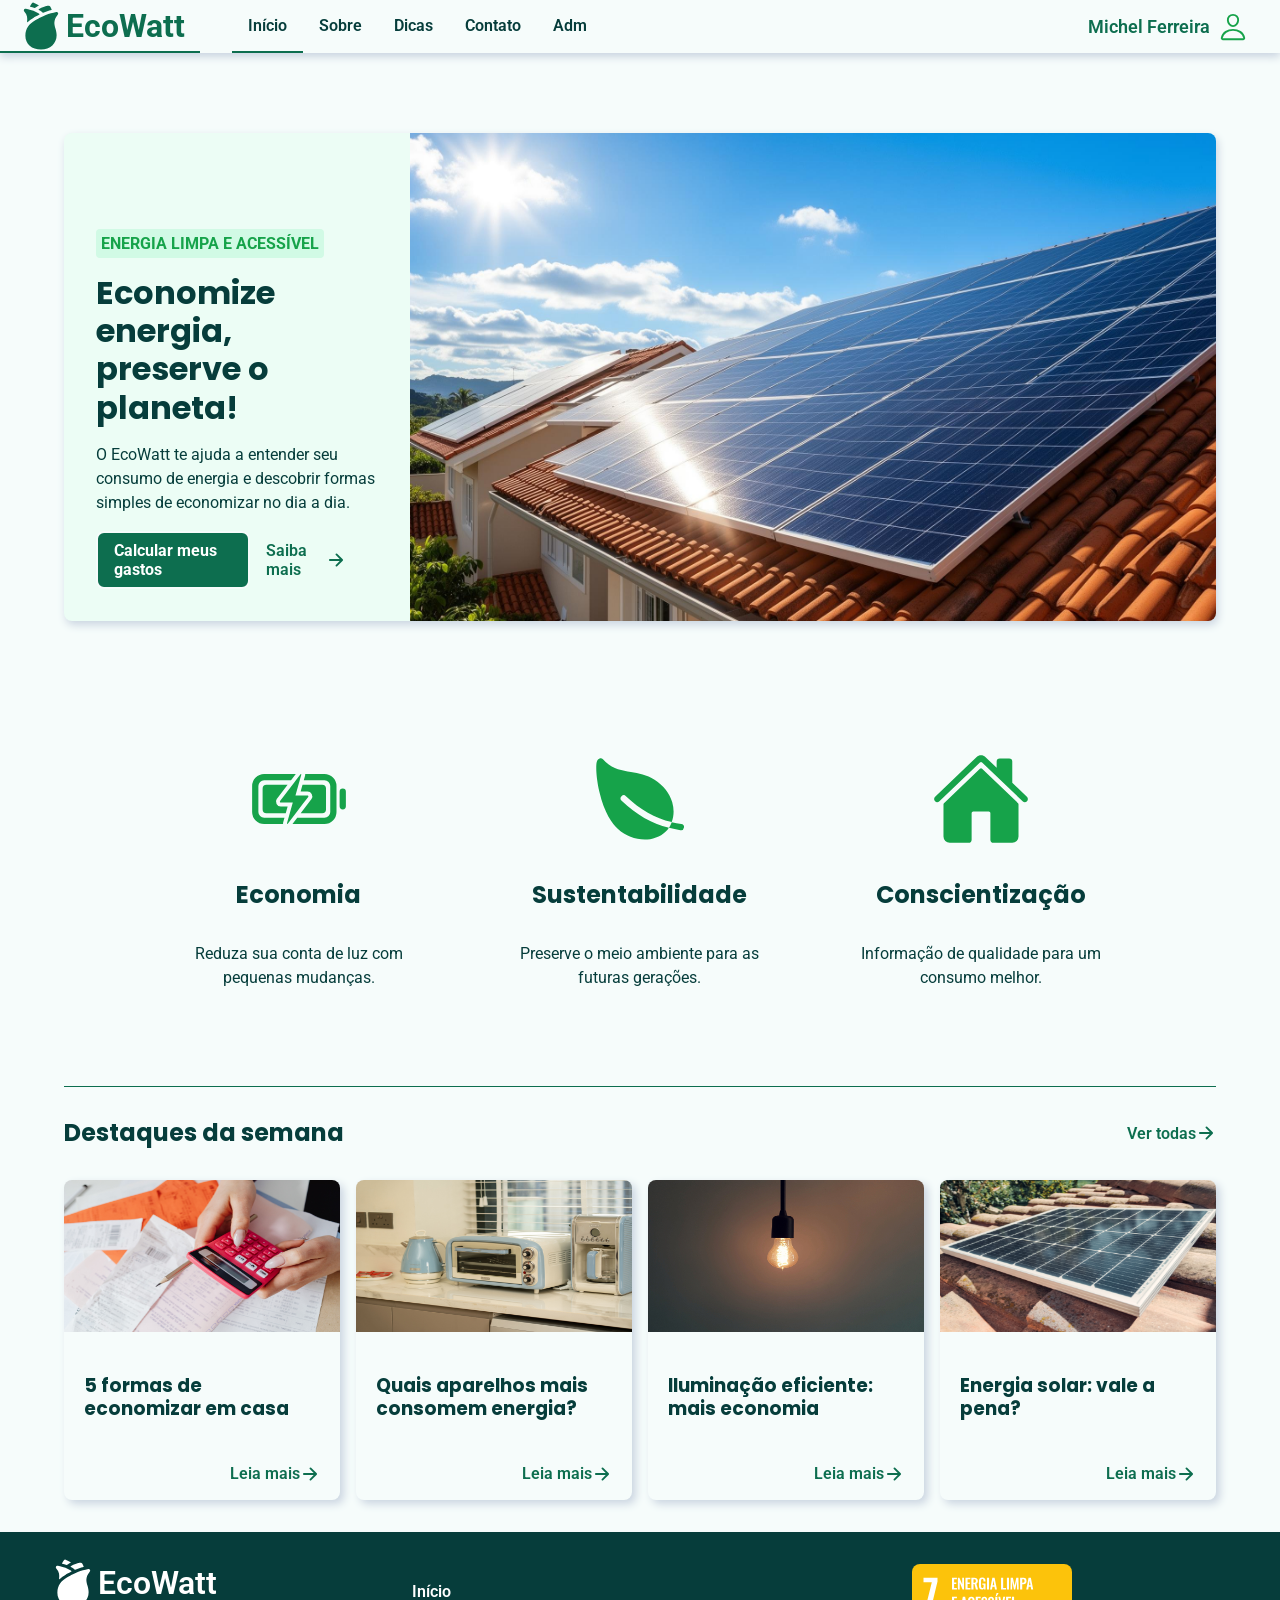
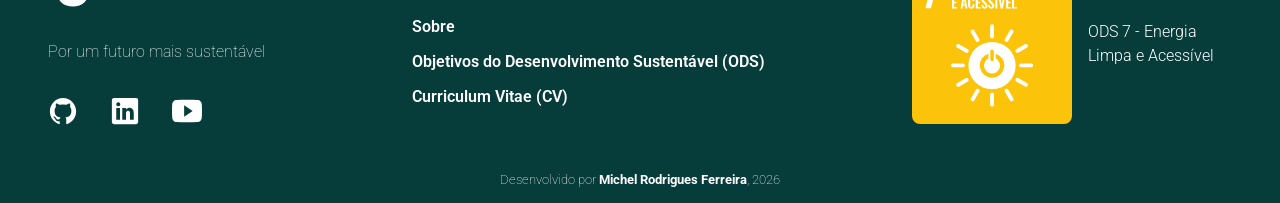
<file: pages/principal.html>
<!doctype html>
<html lang="pt-br">
  <head>
    <link rel="preconnect" href="https://fonts.googleapis.com" />
    <link rel="preconnect" href="https://fonts.gstatic.com" crossorigin />
    <meta charset="UTF-8" />
    <meta name="viewport" content="width=device-width, initial-scale=1.0" />
    <link
      href="https://fonts.googleapis.com/css2?family=Poppins:ital,wght@0,100;0,200;0,300;0,400;0,500;0,600;0,700;0,800;0,900;1,100;1,200;1,300;1,400;1,500;1,600;1,700;1,800;1,900&family=Roboto:ital,wght@0,100..900;1,100..900&display=swap"
      rel="stylesheet"
    />
    <link rel="stylesheet" href="../styles/index.css" />
    <title>EcoWatt</title>
  </head>
  <body>
    <header>
      <div id="logo">
        <img src="../assets/icons/logo.svg" alt="Logo EcoWatt" />EcoWatt
      </div>
      <div id="navContainer">
        <nav>
          <a href="principal.html" class="selecionado">Início</a>
          <a href="sobre.html">Sobre</a>
          <a href="#dicas">Dicas</a>
          <a href="#redesSociais">Contato</a>
          <a href="adm.html">Adm</a>
        </nav>

        <a href="painel-usuario.html" id="botaoPainel"
          >Michel Ferreira<img
            src="../assets/icons/person-outline.svg"
            alt="ícone de usuário"
          />
        </a>
      </div>
    </header>
    <main>
      <section id="hero" class="margin-inline-4 radial-05">
        <div id="heroTexto">
          <div class="caixa-titulo">ENERGIA LIMPA E ACESSÍVEL</div>
          <h2>Economize energia, preserve o planeta!</h2>
          <p>
            O EcoWatt te ajuda a entender seu consumo de energia e descobrir
            formas simples de economizar no dia a dia.
          </p>
          <div id="heroBotoes">
            <a href="painel-usuario.html" id="botaoComecar" class="botao-verde"
              >Calcular meus gastos</a
            >
            <a href="sobre.html"
              >Saiba mais
              <img
                src="../assets/icons/arrow-forward.svg"
                alt="ícone de seta para a direita"
                class="icone-botao"
            /></a>
          </div>
        </div>
        <div id="heroImg">
          <img
            src="../assets/figs/placa-solar.jpg"
            alt="casa com placa solar no telhado"
          />
        </div>
      </section>

      <section id="dicas" class="margin-inline-4">
        <div class="card radial-05">
          <img
            src="../assets/icons/battery-charging.svg"
            alt="ícone de bateria com carga cheia"
          />
          <h2>Economia</h2>
          <p>Reduza sua conta de luz com pequenas mudanças.</p>
        </div>
        <div class="card radial-05">
          <img src="../assets/icons/leaf.svg" alt="ícone de folha" />
          <h2>Sustentabilidade</h2>
          <p>Preserve o meio ambiente para as futuras gerações.</p>
        </div>
        <div class="card radial-05">
          <img src="../assets/icons/home.svg" alt="ícone de casa" />
          <h2>Conscientização</h2>
          <p>Informação de qualidade para um consumo melhor.</p>
        </div>
      </section>

      <section id="destaques" class="margin-inline-4">
        <div id="destaquesHeader">
          <h2>Destaques da semana</h2>
          <a href="#"
            >Ver todas
            <img
              src="../assets/icons/arrow-forward.svg"
              alt="ícone de seta para a direita"
              class="icone-botao"
          /></a>
        </div>
        <div id="grid-destaques">
          <div class="card-destaque radial-05 sombra">
            <img
              src="../assets/figs/analisando-as-contas.jpg"
              alt="imagem de pessoa segurando um calculadora e analisando contas"
              class="img-destaque"
            />
            <h3>5 formas de economizar em casa</h3>
            <a href="#"
              >Leia mais
              <img
                src="../assets/icons/arrow-forward.svg"
                alt="ícone de seta para a direita"
                class="icone-botao"
            /></a>
          </div>

          <div class="card-destaque radial-05 sombra">
            <img
              src="../assets/figs/eletrodomesticos.jpg"
              alt="eletrodomésticos em cima de uma pia de cozinha"
              class="img-destaque"
            />
            <h3>Quais aparelhos mais consomem energia?</h3>
            <a href="#"
              >Leia mais
              <img
                src="../assets/icons/arrow-forward.svg"
                alt="ícone de seta para a direita"
                class="icone-botao"
            /></a>
          </div>

          <div class="card-destaque radial-05 sombra">
            <img
              src="../assets/figs/luminaria.jpg"
              alt="luminária acesa"
              class="img-destaque"
            />
            <h3>Iluminação eficiente: mais economia</h3>
            <a href="#"
              >Leia mais
              <img
                src="../assets/icons/arrow-forward.svg"
                alt="ícone de seta para a direita"
                class="icone-botao"
            /></a>
          </div>

          <div class="card-destaque radial-05 sombra">
            <img
              src="../assets/figs/placa-solar-casa.jpg"
              alt="telhado de uma casa com placa solar"
              class="img-destaque"
            />
            <h3>Energia solar: vale a pena?</h3>
            <a href="#"
              >Leia mais
              <img
                src="../assets/icons/arrow-forward.svg"
                alt="ícone de seta para a direita"
                class="icone-botao"
            /></a>
          </div>
        </div>
      </section>
    </main>

    <footer>
      <div id="footerContainer">
        <div id="redesSociais">
          <div id="logoFooter">
            <img
              src="../assets/icons/logo-branca.svg"
              alt="Logo EcoWatt"
              id="imgLogoFooter"
            />EcoWatt
          </div>
          <p>Por um futuro mais sustentável</p>
          <div id="redesSociaisIcones">
            <a href="https://github.com/monwire" target="_blank"
              ><img
                src="../assets/icons/logo-github.svg"
                alt="Ícone do GitHub"
                class="icone-rede-social"
            /></a>
            <a
              href="https://www.linkedin.com/in/michel-rodrigues-ferreira-ab06b2360/"
              target="_blank"
              ><img
                src="../assets/icons/logo-linkedin.svg"
                alt="Ícone do Linkedin"
                class="icone-rede-social"
            /></a>
            <a
              href="https://www.youtube.com/@MichelFerreira-o5y"
              target="_blank"
              ><img
                src="../assets/icons/logo-youtube.svg"
                alt="Ícone do YouTube"
                class="icone-rede-social"
            /></a>
          </div>
        </div>
        <div id="linksFooter">
          <ul>
            <li><a href="principal.html">Início</a></li>
            <li><a href="sobre.html">Sobre</a></li>
            <li>
              <a href="https://brasil.un.org/pt-br/sdgs" target="_blank"
                >Objetivos do Desenvolvimento Sustentável (ODS)</a
              >
            </li>
            <li>
              <a
                href="https://monwire.github.io/curriculum-vitae/"
                target="_blank"
                >Curriculum Vitae (CV)</a
              >
            </li>
          </ul>
        </div>
        <div id="ods">
          <img src="../assets/figs/ods-7.svg" alt="ODS7" class="radial-05" />
          <p>ODS 7 - Energia Limpa e Acessível</p>
        </div>
      </div>

      <span
        >Desenvolvido por <strong>Michel Rodrigues Ferreira</strong>, 2026</span
      >
    </footer>
  </body>
</html>
</file>
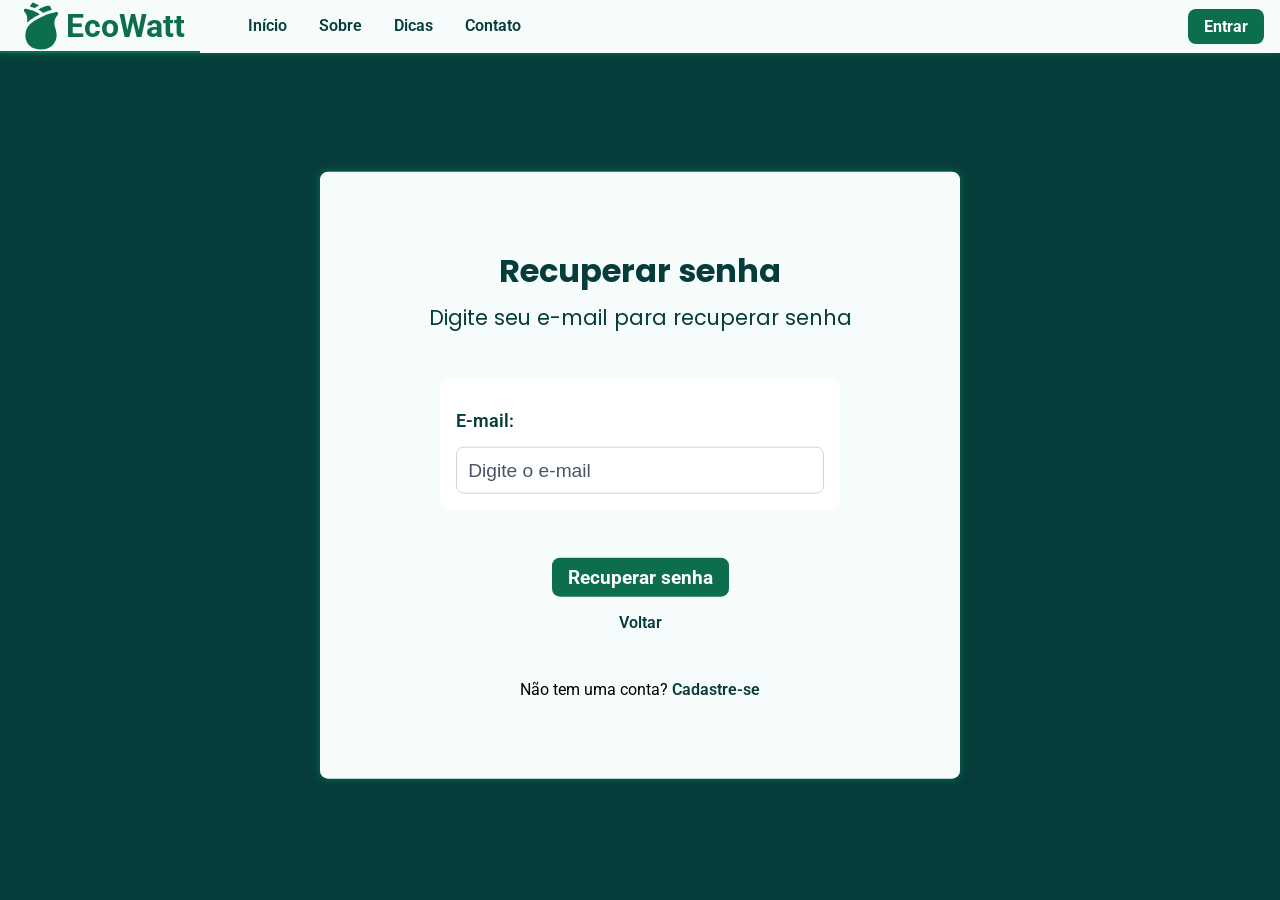
<file: pages/recuperar-senha.html>
<!doctype html>
<html lang="pt-br">
  <head>
    <link rel="preconnect" href="https://fonts.googleapis.com" />
    <link rel="preconnect" href="https://fonts.gstatic.com" crossorigin />
    <meta charset="UTF-8" />
    <meta name="viewport" content="width=device-width, initial-scale=1.0" />
    <link
      href="https://fonts.googleapis.com/css2?family=Poppins:ital,wght@0,100;0,200;0,300;0,400;0,500;0,600;0,700;0,800;0,900;1,100;1,200;1,300;1,400;1,500;1,600;1,700;1,800;1,900&family=Roboto:ital,wght@0,100..900;1,100..900&display=swap"
      rel="stylesheet"
    />
    <link rel="stylesheet" href="../styles/index.css" />
    <title>EcoWatt</title>
  </head>
  <body class="pagina-recuperacao">
    <header>
      <div id="logo">
        <img src="../assets/icons/logo.svg" alt="Logo EcoWatt" />EcoWatt
      </div>
      <div id="navContainer">
        <nav>
          <a href="login.html">Início</a>
          <a href="sobre.html">Sobre</a>
          <a href="login.html">Dicas</a>
          <a href="login.html">Contato</a>
        </nav>

        <a href="login.html" id="botaoEntrar" class="botao-verde">Entrar</a>
      </div>
    </header>

    <div id="loginContainer" class="radial-05">
      <div id="tituloContainer">
        <h1>Recuperar senha</h1>
        <h2>Digite seu e-mail para recuperar senha</h2>
      </div>

      <form id="recuperarSenhaForm">
        <label for="emailRecuperacao">E-mail:</label>
        <input
          type="email"
          name="emailRecuperacao"
          id="emailRecuperacao"
          placeholder="Digite o e-mail"
          class="radial-05"
        />
      </form>

      <div id="recuperarSenhaBtn">
        <a href="index.html" id="botaoRecuperar" class="botao-verde"
          >Recuperar senha</a
        >
        <a href="login.html" id="voltarBtn">Voltar</a>
      </div>

      <span class="direcionar-cadastro"
        >Não tem uma conta? <a href="cadastro.html">Cadastre-se</a></span
      >
    </div>
  </body>
</html>
</file>
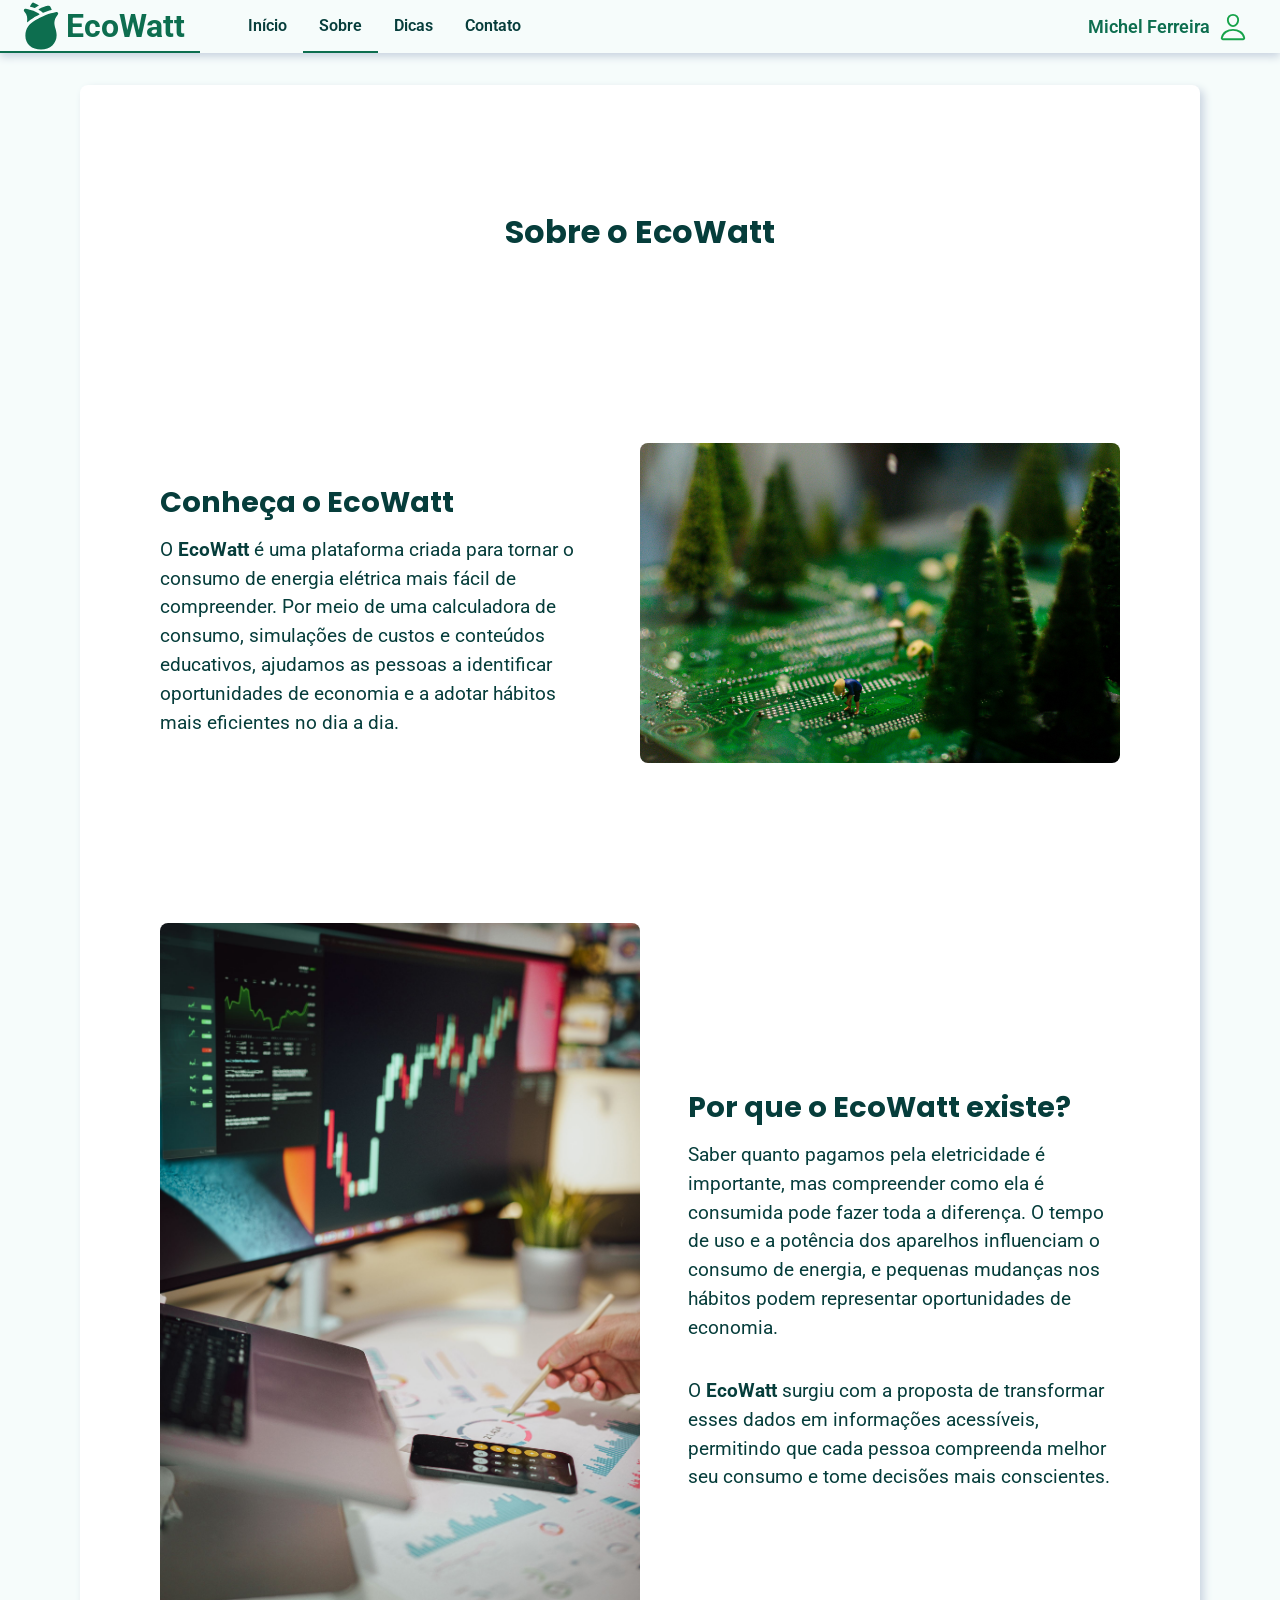
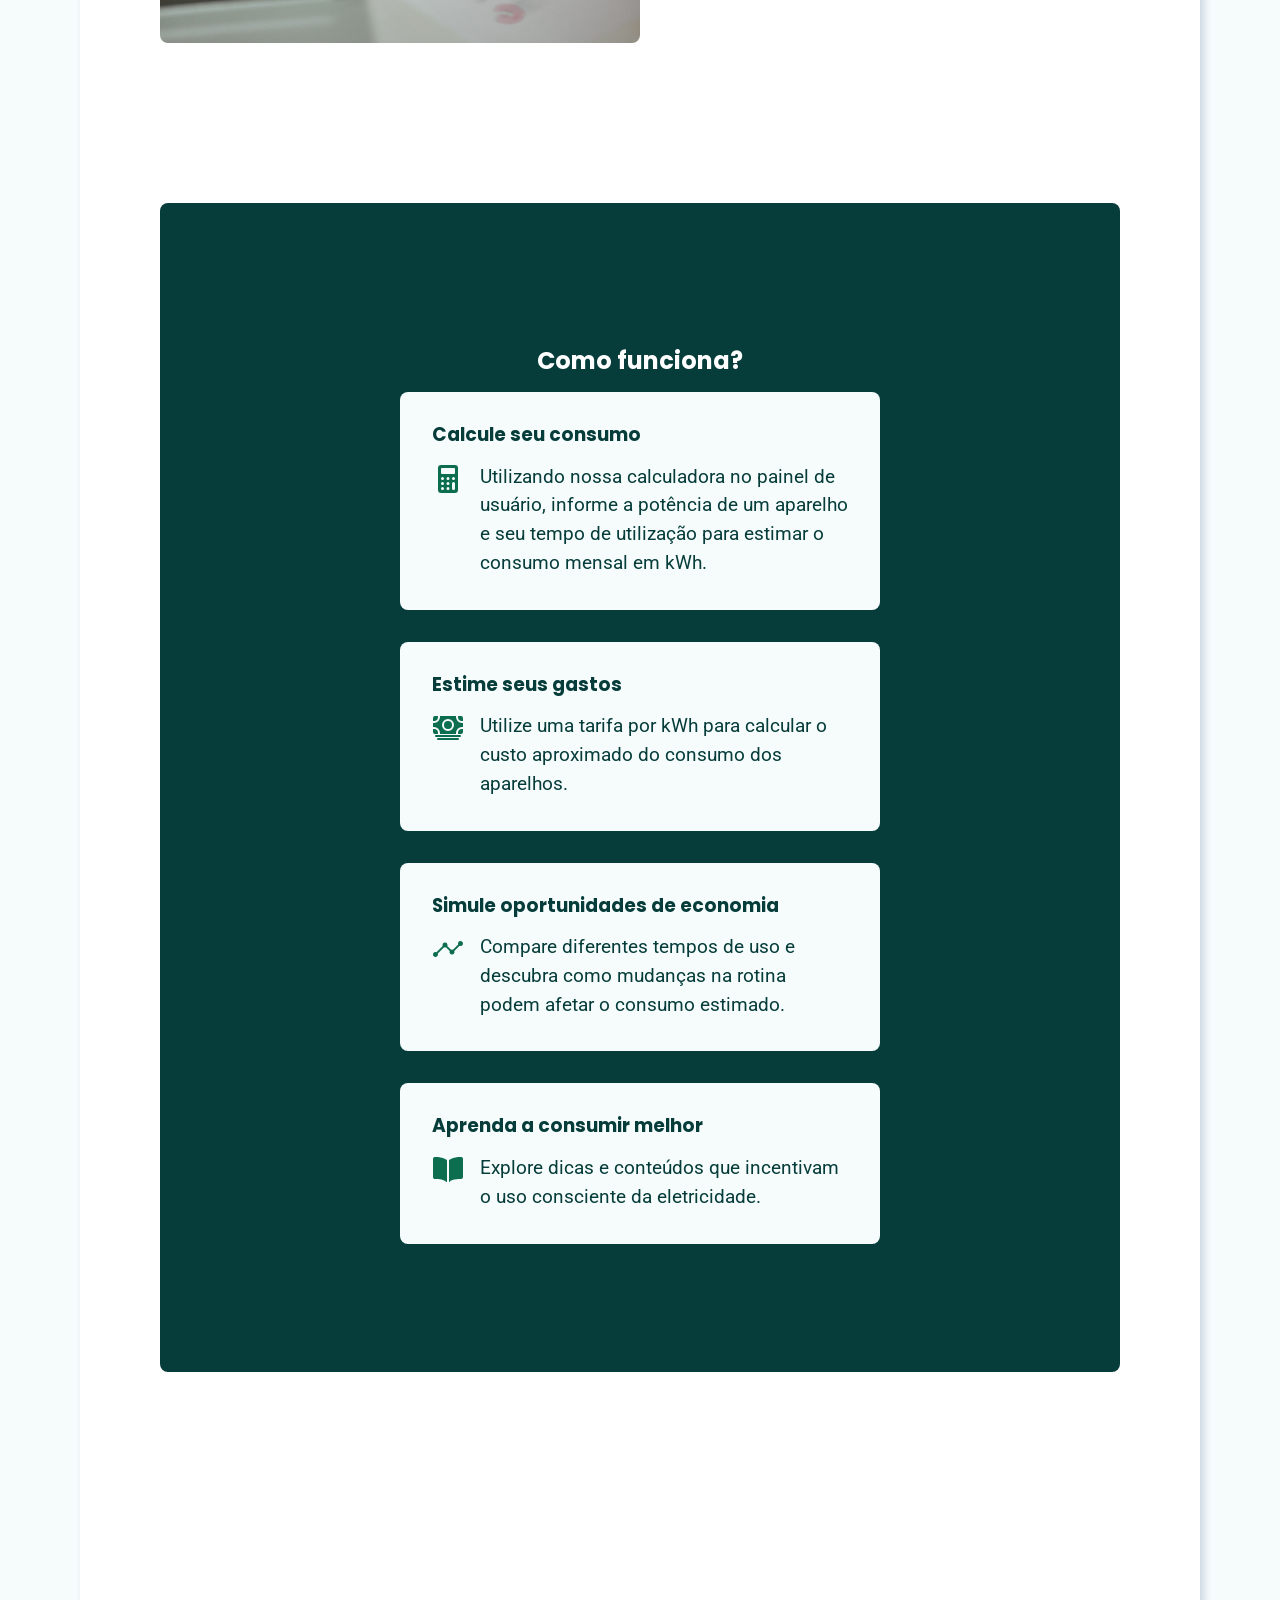
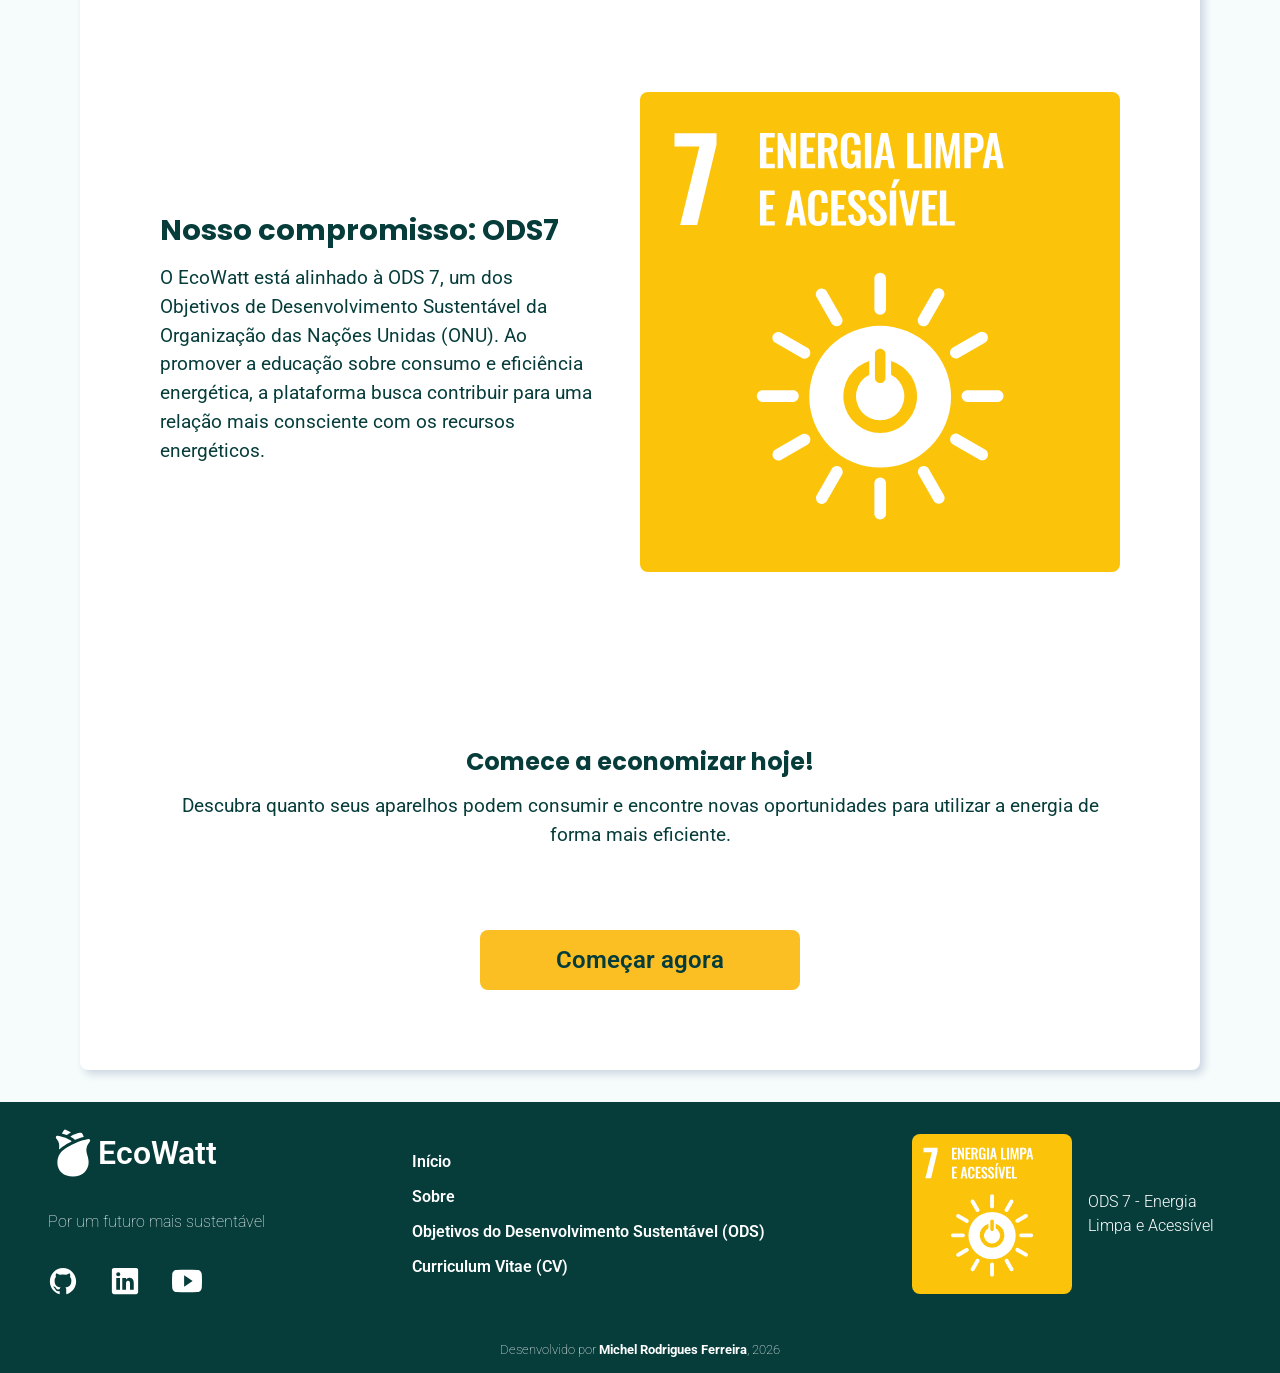
<file: pages/sobre.html>
<!doctype html>
<html lang="pt-br">
  <head>
    <link rel="preconnect" href="https://fonts.googleapis.com" />
    <link rel="preconnect" href="https://fonts.gstatic.com" crossorigin />
    <meta charset="UTF-8" />
    <meta name="viewport" content="width=device-width, initial-scale=1.0" />
    <link
      href="https://fonts.googleapis.com/css2?family=Poppins:ital,wght@0,100;0,200;0,300;0,400;0,500;0,600;0,700;0,800;0,900;1,100;1,200;1,300;1,400;1,500;1,600;1,700;1,800;1,900&family=Roboto:ital,wght@0,100..900;1,100..900&display=swap"
      rel="stylesheet"
    />
    <link rel="stylesheet" href="../styles/index.css" />
    <title>EcoWatt</title>
  </head>
  <body>
    <header>
      <div id="logo">
        <img src="../assets/icons/logo.svg" alt="Logo EcoWatt" />EcoWatt
      </div>
      <div id="navContainer">
        <nav>
          <a href="principal.html">Início</a>
          <a href="sobre.html" class="selecionado">Sobre</a>
          <a href="principal.html">Dicas</a>
          <a href="principal.html">Contato</a>
        </nav>

        <a href="painel-usuario.html" id="botaoPainel"
          >Michel Ferreira<img
            src="../assets/icons/person-outline.svg"
            alt="ícone de usuário"
          />
        </a>
      </div>
    </header>

    <main class="main-sobre radial-05 sombra">
      <h1>Sobre o EcoWatt</h1>

      <section class="sobre-section">
        <div class="sobre-texto">
          <h2>Conheça o EcoWatt</h2>
          <p>
            O <strong>EcoWatt</strong> é uma plataforma criada para tornar o
            consumo de energia elétrica mais fácil de compreender. Por meio de
            uma calculadora de consumo, simulações de custos e conteúdos
            educativos, ajudamos as pessoas a identificar oportunidades de
            economia e a adotar hábitos mais eficientes no dia a dia.
          </p>
        </div>

        <img
          src="../assets/figs/tecnologia-verde.jpg"
          alt="Tecnologia Verde"
          class="radial-05"
        />
      </section>
      <section class="sobre-section">
        <img
          src="../assets/figs/analytics.jpg"
          alt="analytics"
          class="radial-05 imagem-vertical"
        />
        <div class="sobre-texto">
          <h2>Por que o EcoWatt existe?</h2>

          <p>
            Saber quanto pagamos pela eletricidade é importante, mas compreender
            como ela é consumida pode fazer toda a diferença. O tempo de uso e a
            potência dos aparelhos influenciam o consumo de energia, e pequenas
            mudanças nos hábitos podem representar oportunidades de economia.
          </p>
          <br />
          <p>
            O <strong>EcoWatt</strong> surgiu com a proposta de transformar
            esses dados em informações acessíveis, permitindo que cada pessoa
            compreenda melhor seu consumo e tome decisões mais conscientes.
          </p>
        </div>
      </section>
      <section id="tutorialContainer">
        <h2>Como funciona?</h2>
        <div id="tutorialFlex">
          <div class="card-tutorial radial-05">
            <h3>Calcule seu consumo</h3>
            <p>
              <img
                src="../assets/icons/calculator.svg"
                alt="Ícone de calculadora"
                class="icone-tutorial"
              />Utilizando nossa calculadora no painel de usuário, informe a
              potência de um aparelho e seu tempo de utilização para estimar o
              consumo mensal em kWh.
            </p>
          </div>
          <div class="card-tutorial radial-05">
            <h3>Estime seus gastos</h3>
            <p>
              <img
                src="../assets/icons/cash.svg"
                alt="Ícone de dinheiro"
                class="icone-tutorial"
              />
              Utilize uma tarifa por kWh para calcular o custo aproximado do
              consumo dos aparelhos.
            </p>
          </div>
          <div class="card-tutorial radial-05">
            <h3>Simule oportunidades de economia</h3>
            <p>
              <img
                src="../assets/icons/analytics.svg"
                alt="Ícone de gráfico"
                class="icone-tutorial"
              />
              Compare diferentes tempos de uso e descubra como mudanças na
              rotina podem afetar o consumo estimado.
            </p>
          </div>
          <div class="card-tutorial radial-05">
            <h3>Aprenda a consumir melhor</h3>
            <p>
              <img
                src="../assets/icons/book.svg"
                alt="Ícone de livro"
                class="icone-tutorial"
              />
              Explore dicas e conteúdos que incentivam o uso consciente da
              eletricidade.
            </p>
          </div>
        </div>
      </section>
      <section class="sobre-section">
        <div class="sobre-texto">
          <h2>Nosso compromisso: ODS7</h2>
          <p>
            O EcoWatt está alinhado à ODS 7, um dos Objetivos de Desenvolvimento
            Sustentável da Organização das Nações Unidas (ONU). Ao promover a
            educação sobre consumo e eficiência energética, a plataforma busca
            contribuir para uma relação mais consciente com os recursos
            energéticos.
          </p>
        </div>

        <img src="../assets/figs/ods-7.svg" alt="ODS 7" class="radial-05" />
      </section>
      <section class="comecar-agora">
        <h2>Comece a economizar hoje!</h2>
        <p>
          Descubra quanto seus aparelhos podem consumir e encontre novas
          oportunidades para utilizar a energia de forma mais eficiente.
        </p>
      </section>

      <a href="painel-usuario.html" id="botaoExperimente" class="radial-05"
        >Começar agora</a
      >
    </main>

    <footer>
      <div id="footerContainer">
        <div id="redesSociais">
          <div id="logoFooter">
            <img
              src="../assets/icons/logo-branca.svg"
              alt="Logo EcoWatt"
              id="imgLogoFooter"
            />EcoWatt
          </div>
          <p>Por um futuro mais sustentável</p>
          <div id="redesSociaisIcones">
            <a href="https://github.com/monwire" target="_blank"
              ><img
                src="../assets/icons/logo-github.svg"
                alt="Ícone do GitHub"
                class="icone-rede-social"
            /></a>
            <a
              href="https://www.linkedin.com/in/michel-rodrigues-ferreira-ab06b2360/"
              target="_blank"
              ><img
                src="../assets/icons/logo-linkedin.svg"
                alt="Ícone do Linkedin"
                class="icone-rede-social"
            /></a>
            <a
              href="https://www.youtube.com/@MichelFerreira-o5y"
              target="_blank"
              ><img
                src="../assets/icons/logo-youtube.svg"
                alt="Ícone do YouTube"
                class="icone-rede-social"
            /></a>
          </div>
        </div>
        <div id="linksFooter">
          <ul>
            <li><a href="principal.html">Início</a></li>
            <li><a href="sobre.html">Sobre</a></li>
            <li>
              <a href="https://brasil.un.org/pt-br/sdgs" target="_blank"
                >Objetivos do Desenvolvimento Sustentável (ODS)</a
              >
            </li>
            <li>
              <a
                href="https://monwire.github.io/curriculum-vitae/"
                target="_blank"
                >Curriculum Vitae (CV)</a
              >
            </li>
          </ul>
        </div>
        <div id="ods">
          <img src="../assets/figs/ods-7.svg" alt="ODS7" class="radial-05" />
          <p>ODS 7 - Energia Limpa e Acessível</p>
        </div>
      </div>

      <span
        >Desenvolvido por <strong>Michel Rodrigues Ferreira</strong>, 2026</span
      >
    </footer>
  </body>
</html>
</file>
<file: styles/index.css>
@import url(global.css);
@import url(utils.css);
@import url(header.css);
@import url(hero.css);
@import url(dicas.css);
@import url(destaques.css);
@import url(footer.css);
@import url(cadastro.css);
@import url(login.css);
@import url(sobre.css);
@import url(painel.css);
@import url(recuperacao.css);
@import url(adm.css);
</file>
